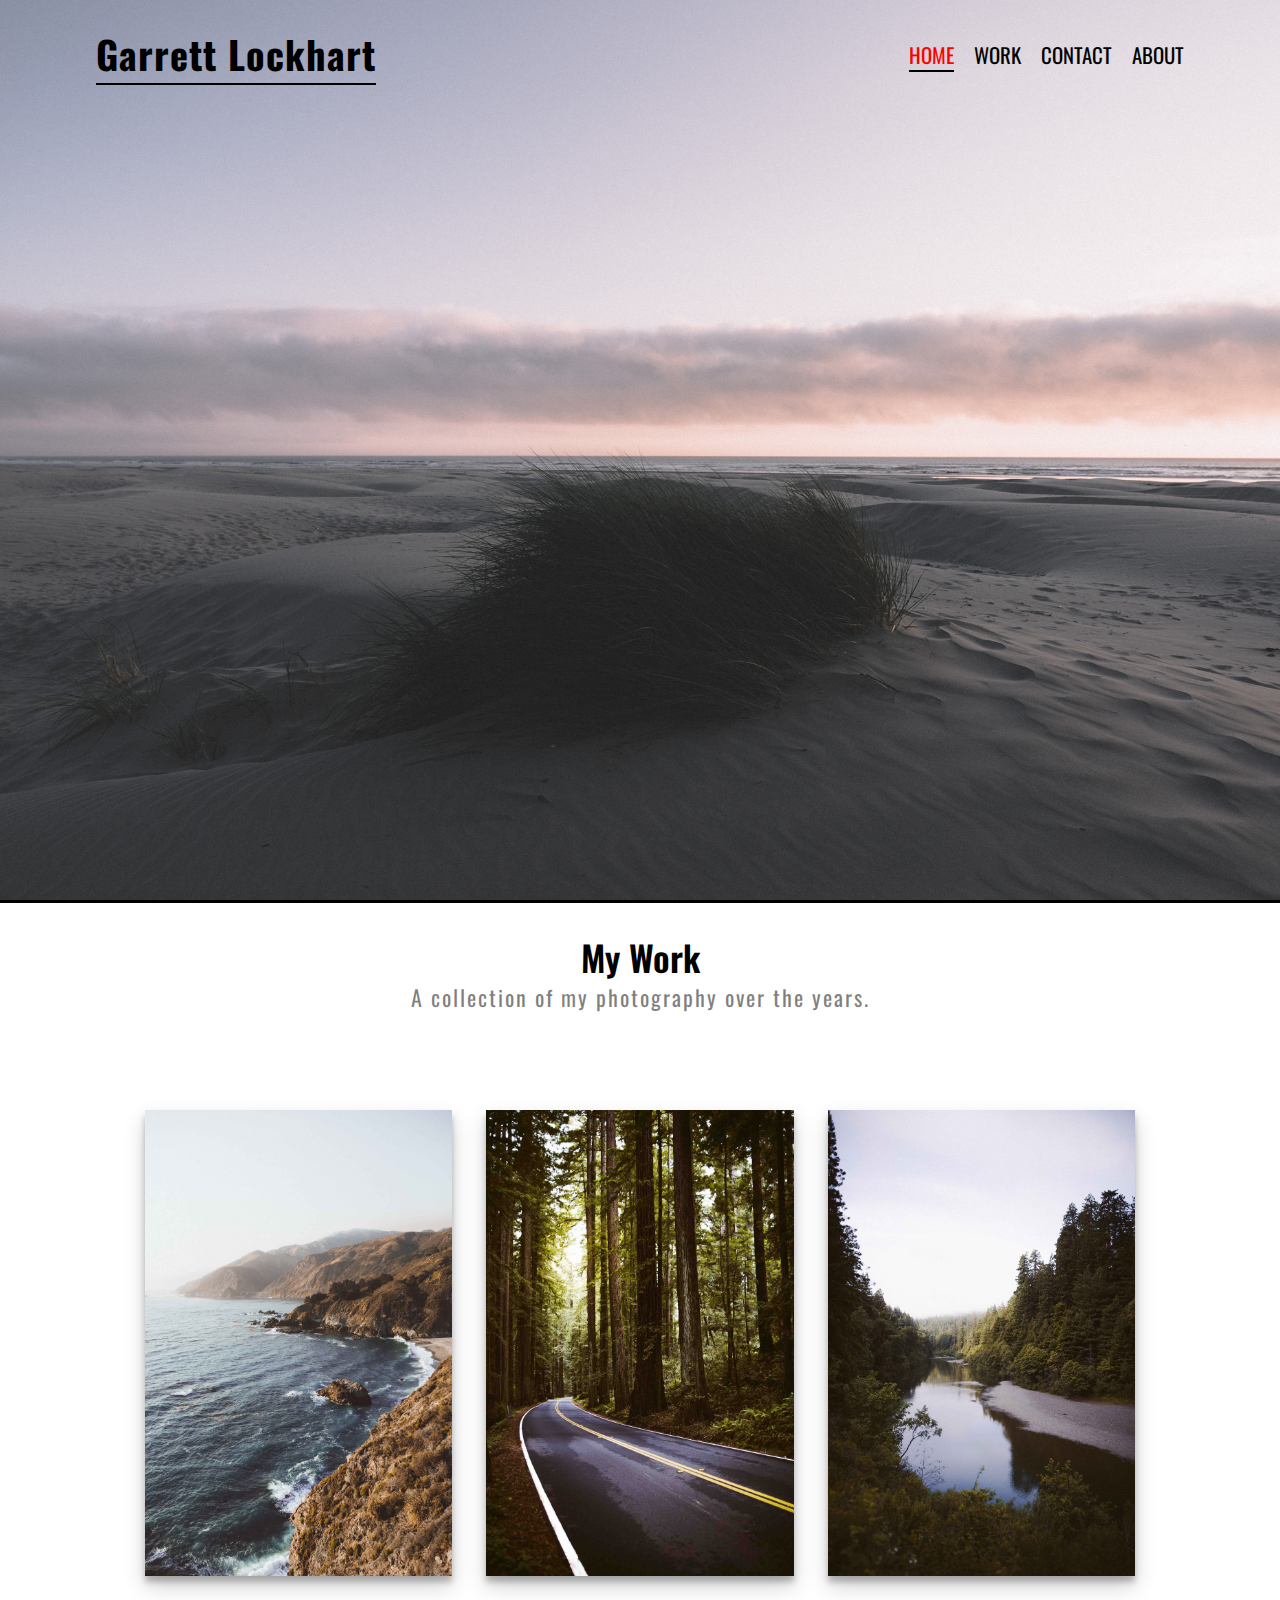
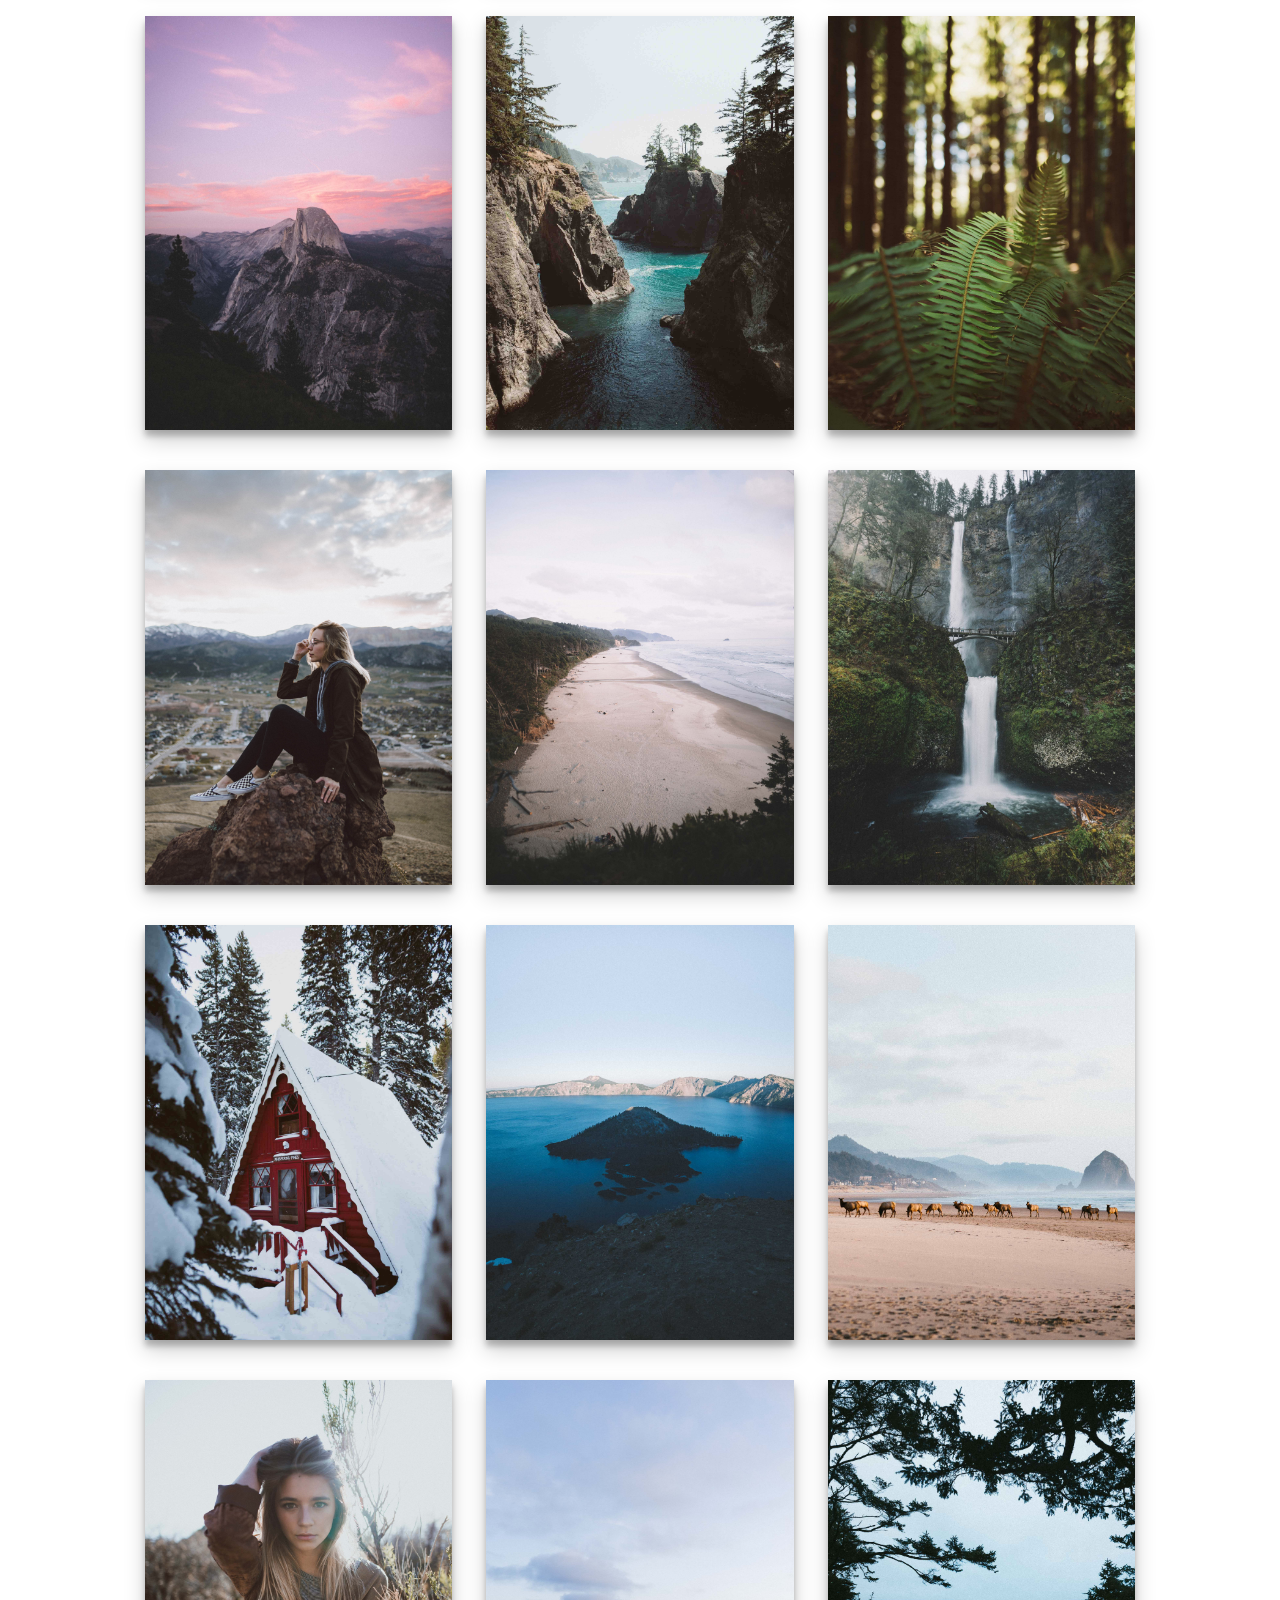
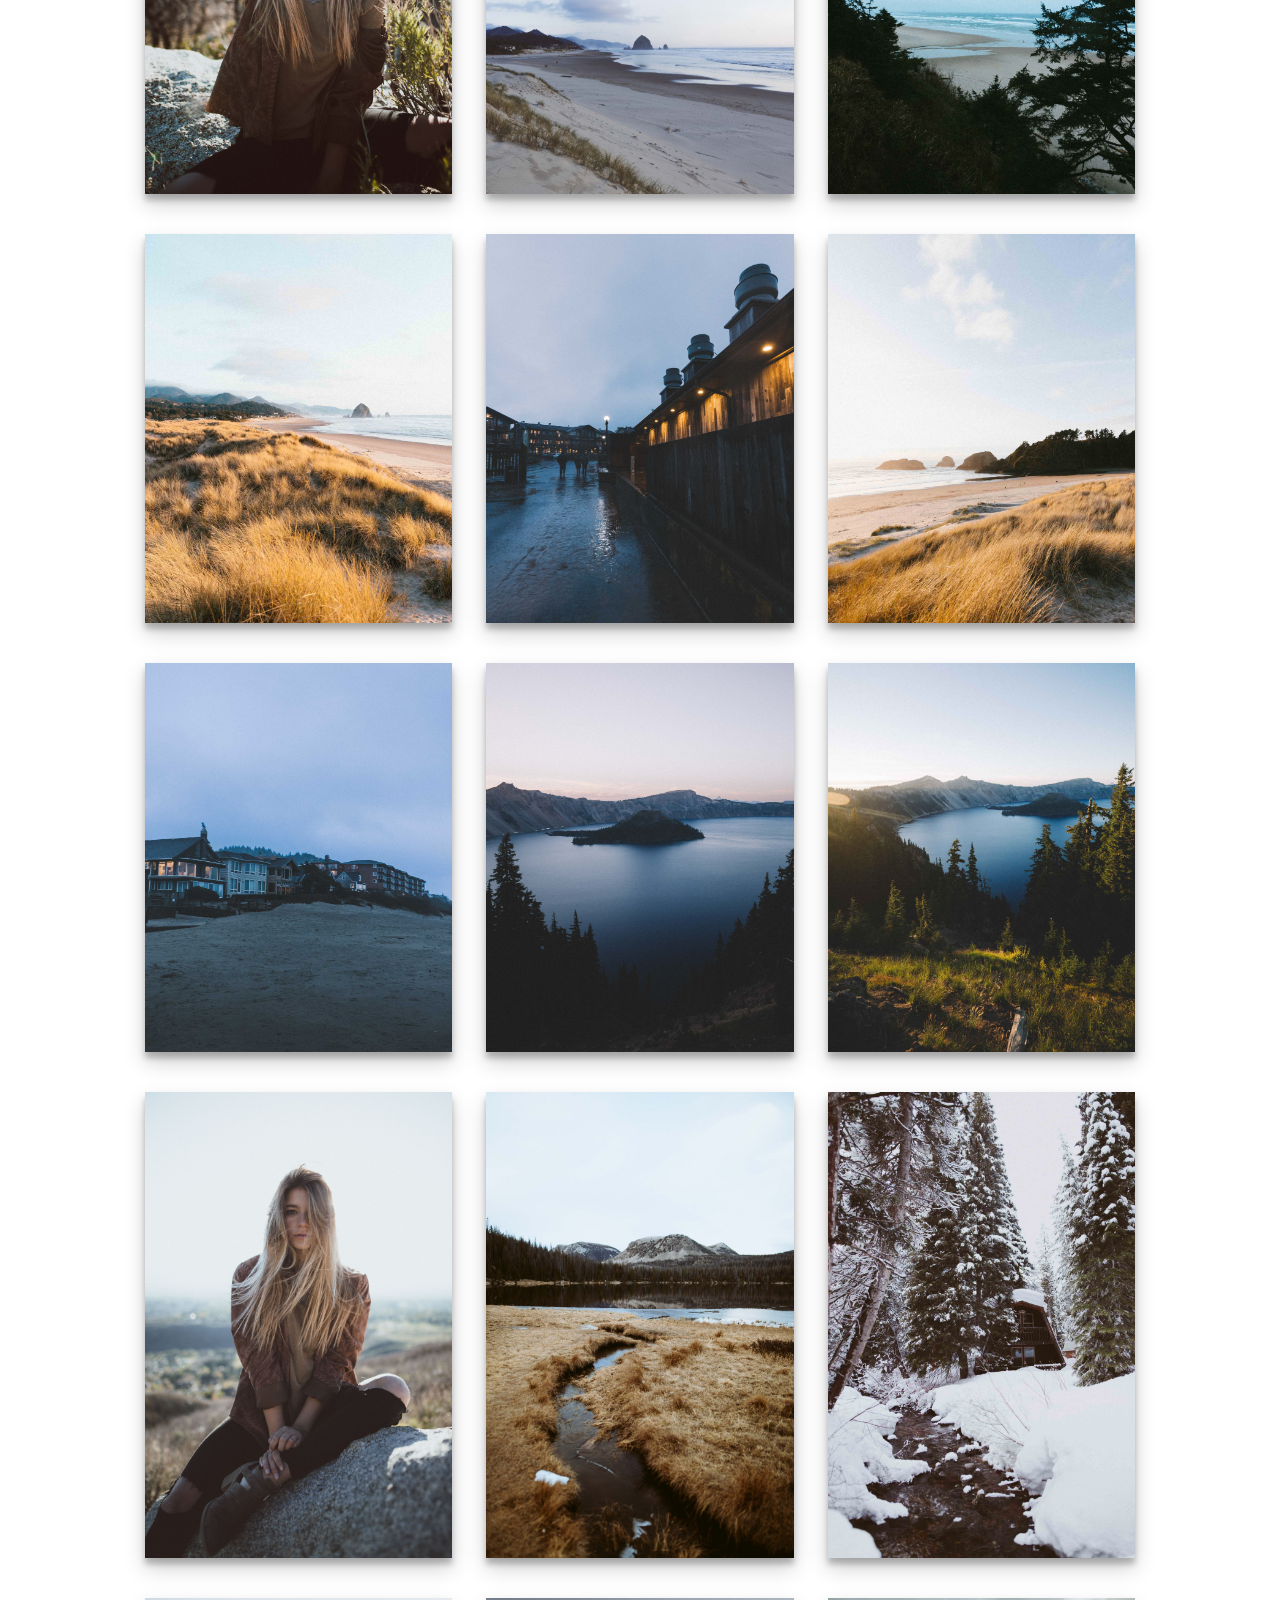
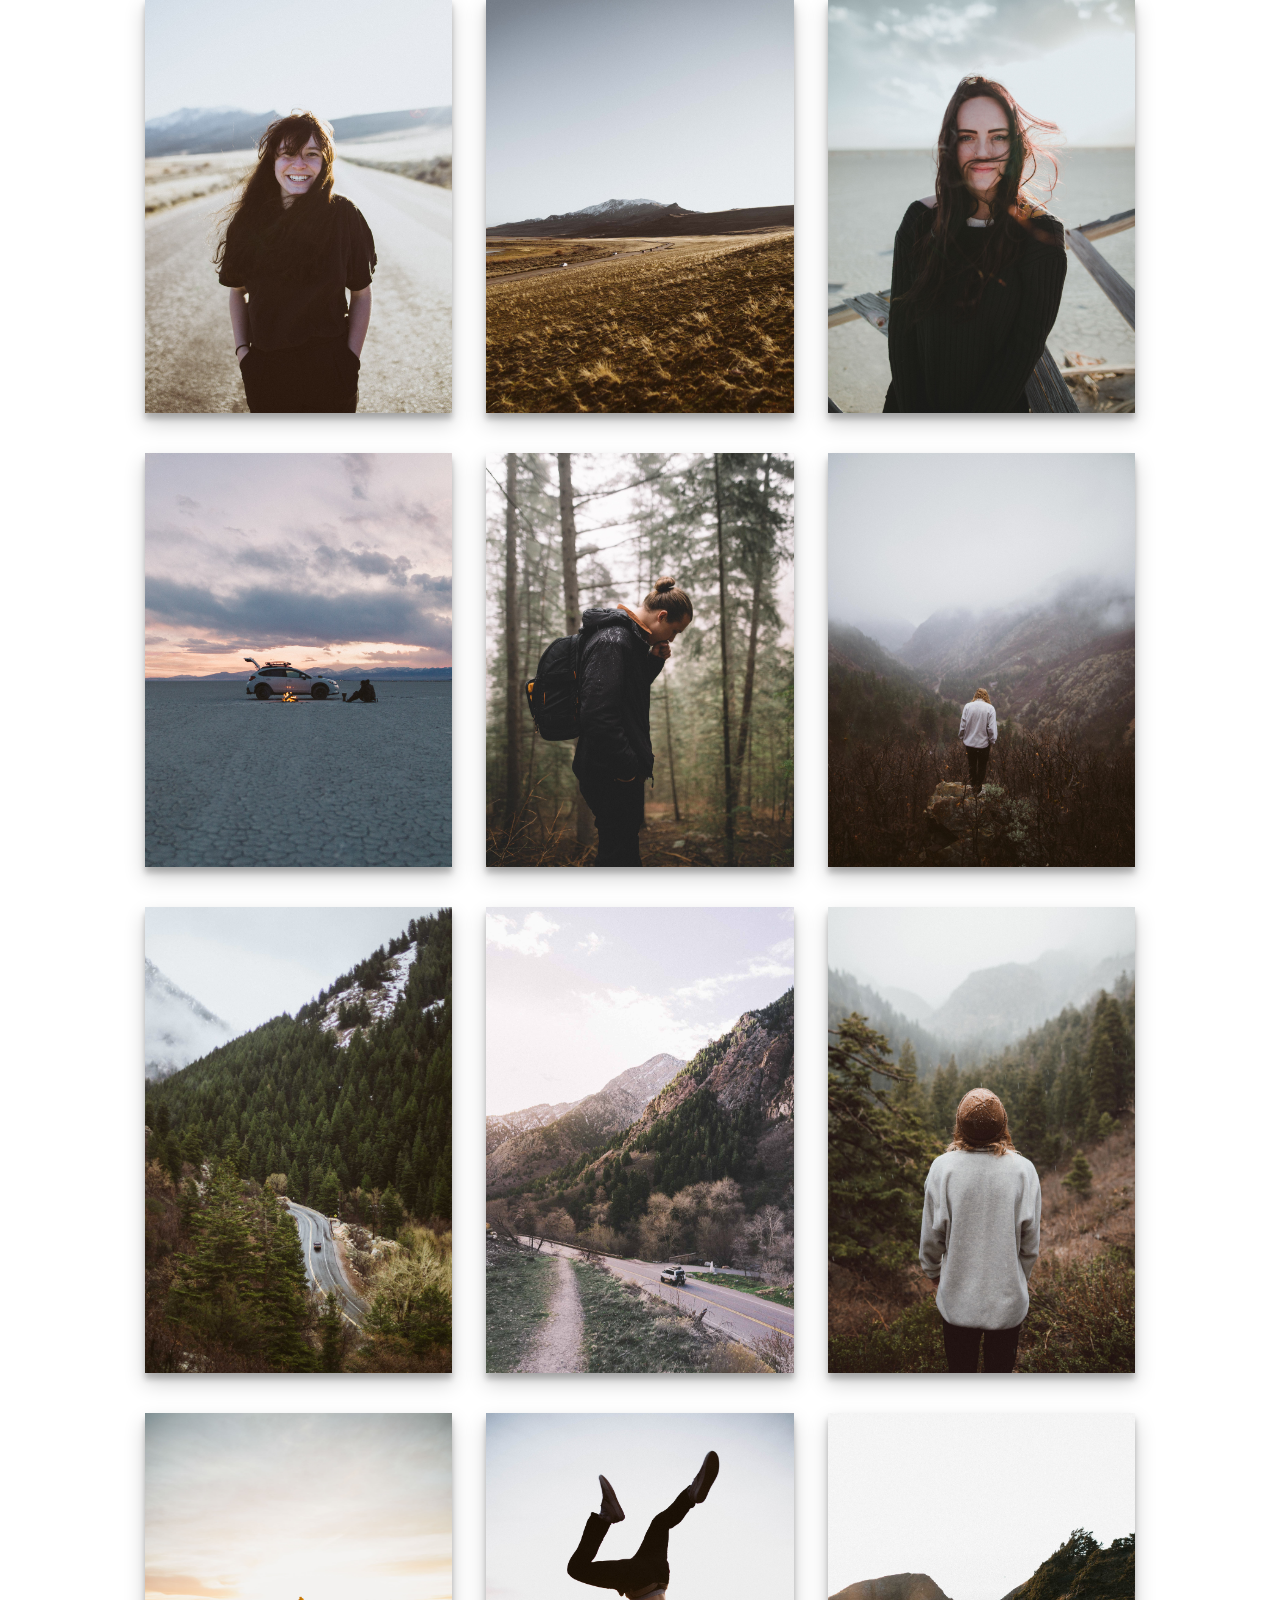
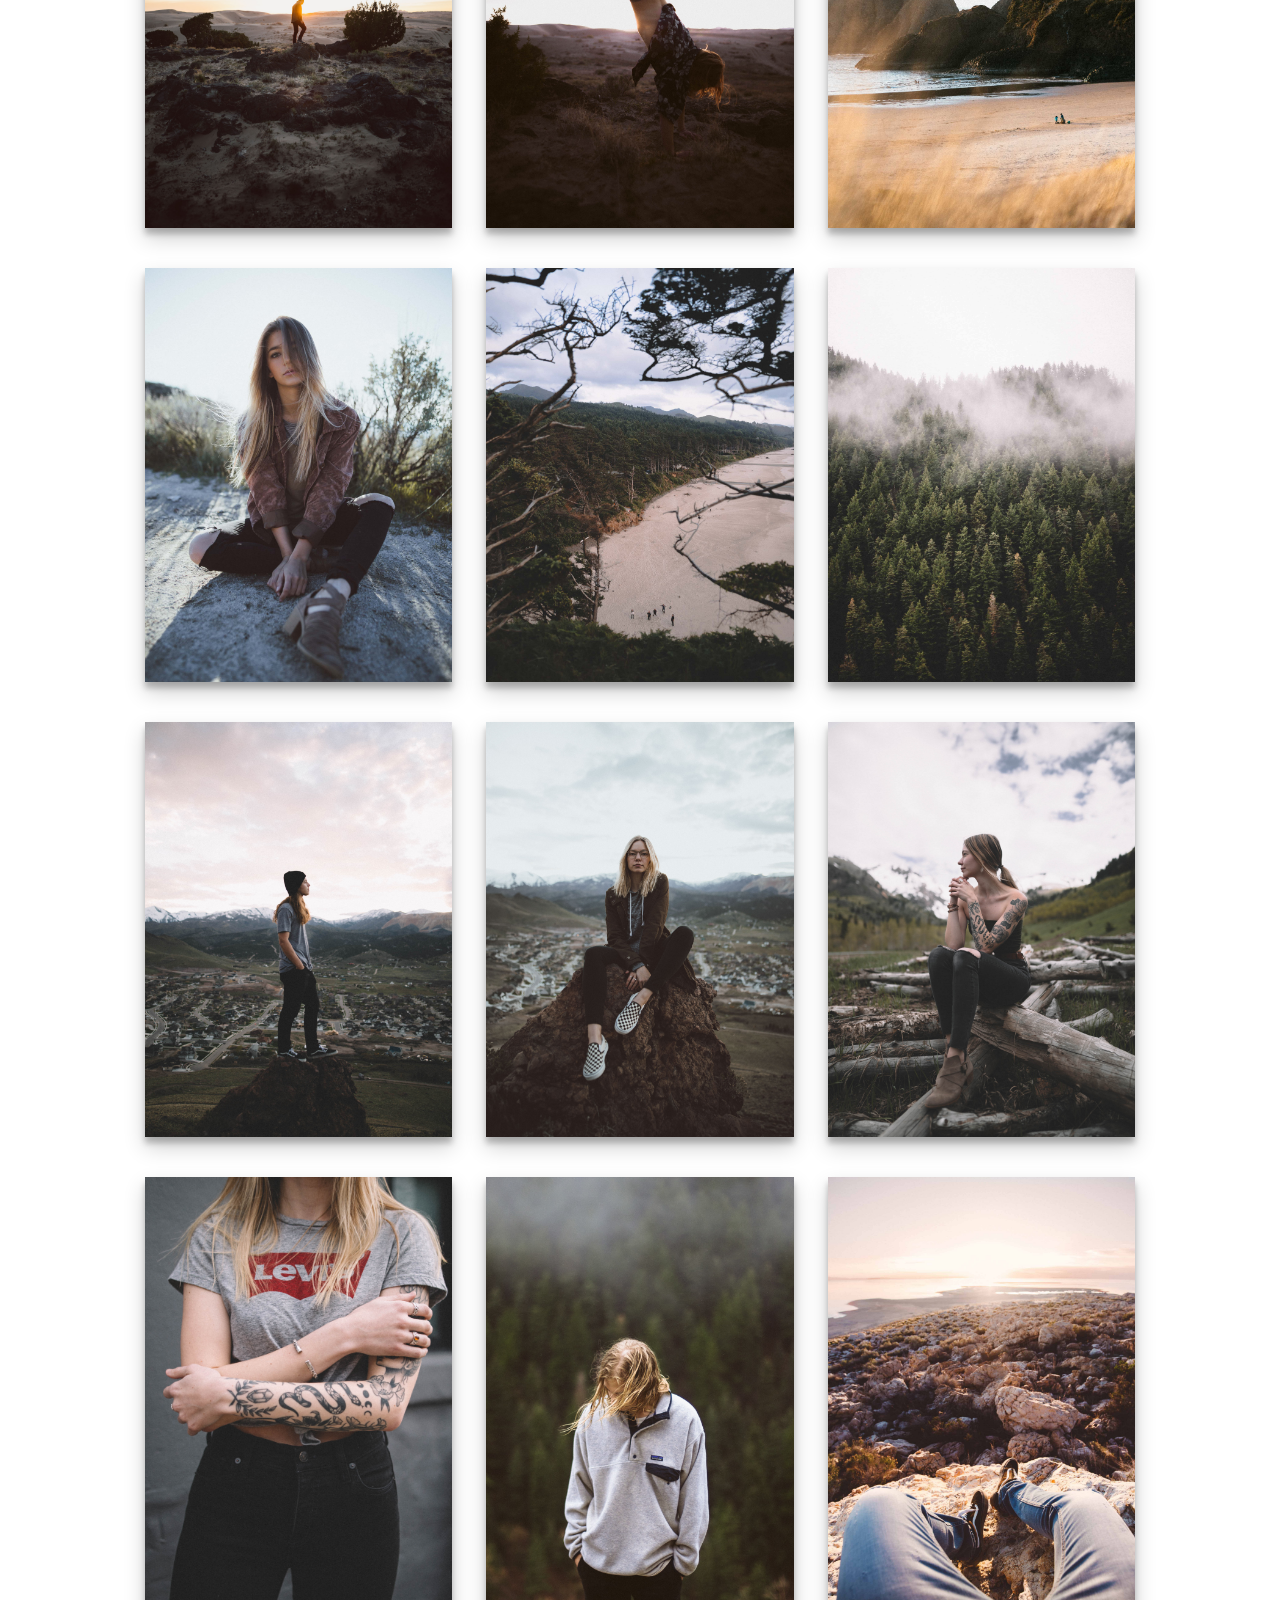
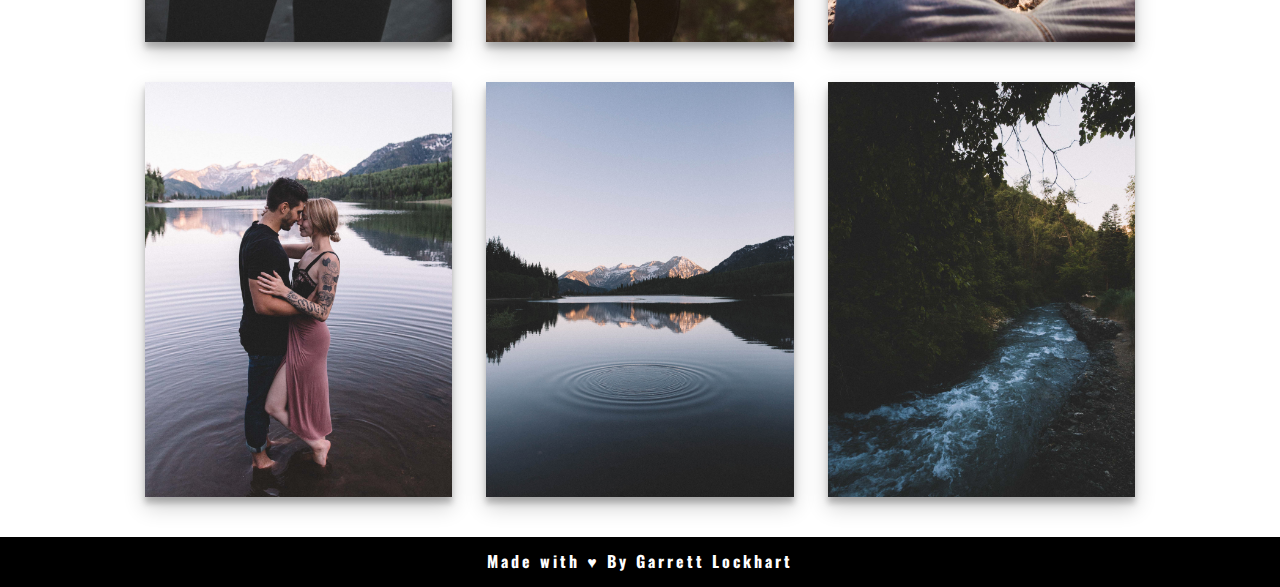
<file: index.html>
<!DOCTYPE html>
<html lang="en">
  <head>
    <meta charset="UTF-8" />
    <meta http-equiv="X-UA-Compatible" content="IE=edge" />
    <meta name="viewport" content="width=device-width, initial-scale=1.0" />
    <meta name="description" content="Photography Portfolio" />
    <meta name="keywords" content="Photography, Landscapes" />
    <link
      rel="stylesheet"
      href="https://cdnjs.cloudflare.com/ajax/libs/font-awesome/6.1.1/css/all.min.css"
      integrity="sha512-KfkfwYDsLkIlwQp6LFnl8zNdLGxu9YAA1QvwINks4PhcElQSvqcyVLLD9aMhXd13uQjoXtEKNosOWaZqXgel0g=="
      crossorigin="anonymous"
      referrerpolicy="no-referrer"
    />
    <link rel="preconnect" href="https://fonts.googleapis.com" />
    <link rel="preconnect" href="https://fonts.gstatic.com" crossorigin />
    <link
      href="https://fonts.googleapis.com/css2?family=Oswald:wght@300;600&display=swap"
      rel="stylesheet"
    />
    <link rel="stylesheet" href="./assets/css/style.css" />
    <title>Garrett Lockhart</title>
  </head>
  <body>
    <div class="landing-image">
      <div class="container">
        <header class="main-header">
          <div id="logo">
            <h1><a href="index.html">Garrett Lockhart</a></h1>
          </div>
          <div class="main-navbar-container">
            <ul>
              <li>
                <a href="index.html" id="navbar-links" class="active">Home</a>
              </li>
              <li>
                <a href="#work" id="navbar-links">Work</a>
              </li>
              <li>
                <a href="contact.html" id="navbar-links">Contact</a>
              </li>
              <li>
                <a href="about.html" id="navbar-links">About</a>
              </li>
            </ul>
          </div>
        </header>
      </div>
      <div class="arrow">
        <a href="#work"><i class="fa-solid fa-angle-down"></i></a>
      </div>
    </div>
    <div class="content-header" id="work">
      <h2>My Work</h2>
      <p>A collection of my photography over the years.</p>
    </div>
    <div class="gallery-section">
      <div class="grid-box">
        <a data-fslightbox href="./assets/img/img-1.jpg">
          <img src="./assets/img/img-1.jpg" />
        </a>
      </div>
      <div class="grid-box">
        <a data-fslightbox href="./assets/img/img-2.jpg">
          <img src="./assets/img/img-2.jpg" />
        </a>
      </div>
      <div class="grid-box">
        <a data-fslightbox href="./assets/img/img-3.jpg">
          <img src="./assets/img/img-3.jpg" />
        </a>
      </div>
      <div class="grid-box">
        <a data-fslightbox href="./assets/img/img-4.jpg">
          <img src="./assets/img/img-4.jpg" />
        </a>
      </div>
      <div class="grid-box">
        <a data-fslightbox href="./assets/img/img-5.jpg">
          <img src="./assets/img/img-5.jpg" />
        </a>
      </div>
      <div class="grid-box">
        <a data-fslightbox href="./assets/img/img-6.jpg">
          <img src="./assets/img/img-6.jpg" />
        </a>
      </div>
      <div class="grid-box">
        <a data-fslightbox href="./assets/img/img-7.jpg">
          <img src="./assets/img/img-7.jpg" />
        </a>
      </div>
      <div class="grid-box">
        <a data-fslightbox href="./assets/img/img-8.jpg">
          <img src="./assets/img/img-8.jpg" />
        </a>
      </div>
      <div class="grid-box">
        <a data-fslightbox href="./assets/img/img-9.jpg">
          <img src="./assets/img/img-9.jpg" />
        </a>
      </div>
      <div class="grid-box">
        <a data-fslightbox href="./assets/img/img-10.jpg">
          <img src="./assets/img/img-10.jpg" />
        </a>
      </div>
      <div class="grid-box">
        <a data-fslightbox href="./assets/img/img-11.jpg">
          <img src="./assets/img/img-11.jpg" />
        </a>
      </div>
      <div class="grid-box">
        <a data-fslightbox href="./assets/img/img-12.jpg">
          <img src="./assets/img/img-12.jpg" />
        </a>
      </div>
      <div class="grid-box">
        <a data-fslightbox href="./assets/img/img-13.jpg">
          <img src="./assets/img/img-13.jpg" />
        </a>
      </div>
      <div class="grid-box">
        <a data-fslightbox href="./assets/img/img-14.jpg">
          <img src="./assets/img/img-14.jpg" />
        </a>
      </div>
      <div class="grid-box">
        <a data-fslightbox href="./assets/img/img-15.jpg">
          <img src="./assets/img/img-15.jpg" />
        </a>
      </div>
      <div class="grid-box">
        <a data-fslightbox href="./assets/img/img-16.jpg">
          <img src="./assets/img/img-16.jpg" />
        </a>
      </div>
      <div class="grid-box">
        <a data-fslightbox href="./assets/img/img-17.jpg">
          <img src="./assets/img/img-17.jpg" />
        </a>
      </div>
      <div class="grid-box">
        <a data-fslightbox href="./assets/img/img-18.jpg">
          <img src="./assets/img/img-18.jpg" />
        </a>
      </div>
      <div class="grid-box">
        <a data-fslightbox href="./assets/img/img-19.jpg">
          <img src="./assets/img/img-19.jpg" />
        </a>
      </div>
      <div class="grid-box">
        <a data-fslightbox href="./assets/img/img-20.jpg">
          <img src="./assets/img/img-20.jpg" />
        </a>
      </div>
      <div class="grid-box">
        <a data-fslightbox href="./assets/img/img-21.jpg">
          <img src="./assets/img/img-21.jpg" />
        </a>
      </div>
      <div class="grid-box">
        <a data-fslightbox href="./assets/img/img-22.jpg">
          <img src="./assets/img/img-22.jpg" />
        </a>
      </div>
      <div class="grid-box">
        <a data-fslightbox href="./assets/img/img-23.jpg">
          <img src="./assets/img/img-23.jpg" />
        </a>
      </div>
      <div class="grid-box">
        <a data-fslightbox href="./assets/img/img-24.jpg">
          <img src="./assets/img/img-24.jpg" />
        </a>
      </div>
      <div class="grid-box">
        <a data-fslightbox href="./assets/img/img-25.jpg">
          <img src="./assets/img/img-25.jpg" />
        </a>
      </div>
      <div class="grid-box">
        <a data-fslightbox href="./assets/img/img-26.jpg">
          <img src="./assets/img/img-26.jpg" />
        </a>
      </div>
      <div class="grid-box">
        <a data-fslightbox href="./assets/img/img-27.jpg">
          <img src="./assets/img/img-27.jpg" />
        </a>
      </div>
      <div class="grid-box">
        <a data-fslightbox href="./assets/img/img-28.jpg">
          <img src="./assets/img/img-28.jpg" />
        </a>
      </div>
      <div class="grid-box">
        <a data-fslightbox href="./assets/img/img-29.jpg">
          <img src="./assets/img/img-29.jpg" />
        </a>
      </div>
      <div class="grid-box">
        <a data-fslightbox href="./assets/img/img-30.jpg">
          <img src="./assets/img/img-30.jpg" />
        </a>
      </div>
      <div class="grid-box">
        <a data-fslightbox href="./assets/img/img-31.jpg">
          <img src="./assets/img/img-31.jpg" />
        </a>
      </div>
      <div class="grid-box">
        <a data-fslightbox href="./assets/img/img-32.jpg">
          <img src="./assets/img/img-32.jpg" />
        </a>
      </div>
      <div class="grid-box">
        <a data-fslightbox href="./assets/img/img-33.jpg">
          <img src="./assets/img/img-33.jpg" />
        </a>
      </div>
      <div class="grid-box">
        <a data-fslightbox href="./assets/img/img-34.jpg">
          <img src="./assets/img/img-34.jpg" />
        </a>
      </div>
      <div class="grid-box">
        <a data-fslightbox href="./assets/img/img-35.jpg">
          <img src="./assets/img/img-35.jpg" />
        </a>
      </div>
      <div class="grid-box">
        <a data-fslightbox href="./assets/img/img-36.jpg">
          <img src="./assets/img/img-36.jpg" />
        </a>
      </div>
      <div class="grid-box">
        <a data-fslightbox href="./assets/img/img-37.jpg">
          <img src="./assets/img/img-37.jpg" />
        </a>
      </div>
      <div class="grid-box">
        <a data-fslightbox href="./assets/img/img-38.jpg">
          <img src="./assets/img/img-38.jpg" />
        </a>
      </div>
      <div class="grid-box">
        <a data-fslightbox href="./assets/img/img-39.jpg">
          <img src="./assets/img/img-39.jpg" />
        </a>
      </div>
      <div class="grid-box">
        <a data-fslightbox href="./assets/img/img-40.jpg">
          <img src="./assets/img/img-40.jpg" />
        </a>
      </div>
      <div class="grid-box">
        <a data-fslightbox href="./assets/img/img-41.jpg">
          <img src="./assets/img/img-41.jpg" />
        </a>
      </div>
      <div class="grid-box">
        <a data-fslightbox href="./assets/img/img-42.jpg">
          <img src="./assets/img/img-42.jpg" />
        </a>
      </div>
      <div class="grid-box">
        <a data-fslightbox href="./assets/img/img-43.jpg">
          <img src="./assets/img/img-43.jpg" />
        </a>
      </div>
      <div class="grid-box">
        <a data-fslightbox href="./assets/img/img-44.jpg">
          <img src="./assets/img/img-44.jpg" />
        </a>
      </div>
      <div class="grid-box">
        <a data-fslightbox href="./assets/img/img-45.jpg">
          <img src="./assets/img/img-45.jpg" />
        </a>
      </div>
      <div class="grid-box">
        <a data-fslightbox href="./assets/img/img-46.jpg">
          <img src="./assets/img/img-46.jpg" />
        </a>
      </div>
      <div class="grid-box">
        <a data-fslightbox href="./assets/img/img-47.jpg">
          <img src="./assets/img/img-47.jpg" />
        </a>
      </div>
      <div class="grid-box">
        <a data-fslightbox href="./assets/img/img-48.jpg">
          <img src="./assets/img/img-48.jpg" />
        </a>
      </div>
    </div>
    <div class="main-footer">
      <footer>
        <p>Made with &hearts; By Garrett Lockhart</p>
      </footer>
    </div>
    <script src="./assets/scripts/fslightbox.js"></script>
    <script src="/assets/scripts/main.js"></script>
  </body>
</html>
</file>
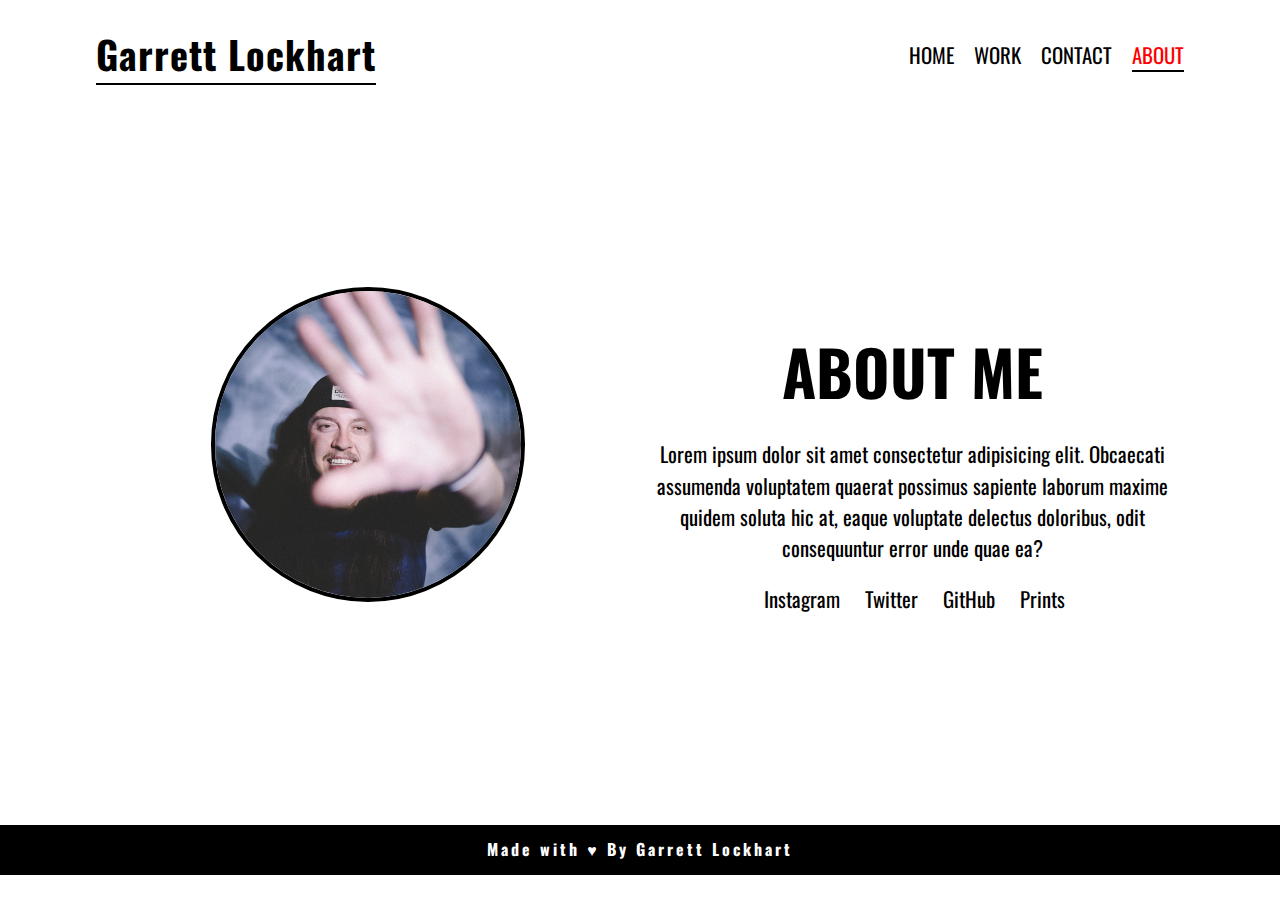
<file: about.html>
<!DOCTYPE html>
<html lang="en">
  <head>
    <meta charset="UTF-8" />
    <meta http-equiv="X-UA-Compatible" content="IE=edge" />
    <meta name="viewport" content="width=device-width, initial-scale=1.0" />
    <meta name="description" content="Photography Portfolio" />
    <meta name="keywords" content="Photography" />
    <link
      rel="stylesheet"
      href="https://cdnjs.cloudflare.com/ajax/libs/font-awesome/6.1.1/css/all.min.css"
      integrity="sha512-KfkfwYDsLkIlwQp6LFnl8zNdLGxu9YAA1QvwINks4PhcElQSvqcyVLLD9aMhXd13uQjoXtEKNosOWaZqXgel0g=="
      crossorigin="anonymous"
      referrerpolicy="no-referrer"
    />
    <link rel="preconnect" href="https://fonts.googleapis.com" />
    <link rel="preconnect" href="https://fonts.gstatic.com" crossorigin />
    <link
      href="https://fonts.googleapis.com/css2?family=Oswald:wght@300;600&display=swap"
      rel="stylesheet"
    />
    <link
      rel="stylesheet"
      href="https://cdnjs.cloudflare.com/ajax/libs/font-awesome/6.1.1/css/all.min.css"
      integrity="sha512-KfkfwYDsLkIlwQp6LFnl8zNdLGxu9YAA1QvwINks4PhcElQSvqcyVLLD9aMhXd13uQjoXtEKNosOWaZqXgel0g=="
      crossorigin="anonymous"
      referrerpolicy="no-referrer"
    />
    <link rel="stylesheet" href="./assets/css/about.css" />
    <title>Garrett Lockhart | About</title>
  </head>
  <body>
    <div class="landing-image">
      <div class="container">
        <header class="main-header">
          <div id="logo">
            <h1><a href="index.html">Garrett Lockhart</a></h1>
          </div>
          <div class="main-navbar-container">
            <ul>
              <li>
                <a href="index.html" id="navbar-links"">Home</a>
              </li>
              <li>
                <a href="#work" id="navbar-links">Work</a>
              </li>
              <li>
                <a href="contact.html" id="navbar-links">Contact</a>
              </li>
              <li>
                <a href="about.html" id="navbar-links" class="active">About</a>
              </li>
            </ul>
          </div>
        </header>
      </div>
    </div>

    <div class="container">
      <div class="main-content">
        <div class="avatar">
          <img src="./assets/img/selfavatar-9472.jpg" alt="Self Portrait" />
        </div>
        <article class="about-me-text">
          <h2>About me</h2>
          <p>
            Lorem ipsum dolor sit amet consectetur adipisicing elit. Obcaecati
            assumenda voluptatem quaerat possimus sapiente laborum maxime quidem
            soluta hic at, eaque voluptate delectus doloribus, odit consequuntur
            error unde quae ea?
          </p>
          <ul>
            <li>
              <a href="https://www.instagram.com/garrettlockhart/" target="_blank" class="social-links"
                ><i class="fa-brands fa-instagram"></i>Instagram</a
              >
            </li>
            <li>
              <a href="https://twitter.com/lockhartphoto" target="_blank" class="social-links"
                ><i class="fa-brands fa-instagram"></i>Twitter</a
              >
            </li>
            <li>
              <a href="https://github.com/GarrettLockhart" target="_blank" class="social-links"
                ><i class="fa-brands fa-github"></i>GitHub</a
              >
            </li>
            <li>
              <a href="https://society6.com/garrettlockhart" target="_blank" class="social-links"
                ><i class="fa-solid fa-image"></i>Prints</a
              >
            </li>
          </ul>
        </article>
      </div>
    </div>

    <div class="main-footer">
      <footer>
        <p>Made with &hearts; By Garrett Lockhart</p>
      </footer>
    </div>
  </body>
</html>
</file>
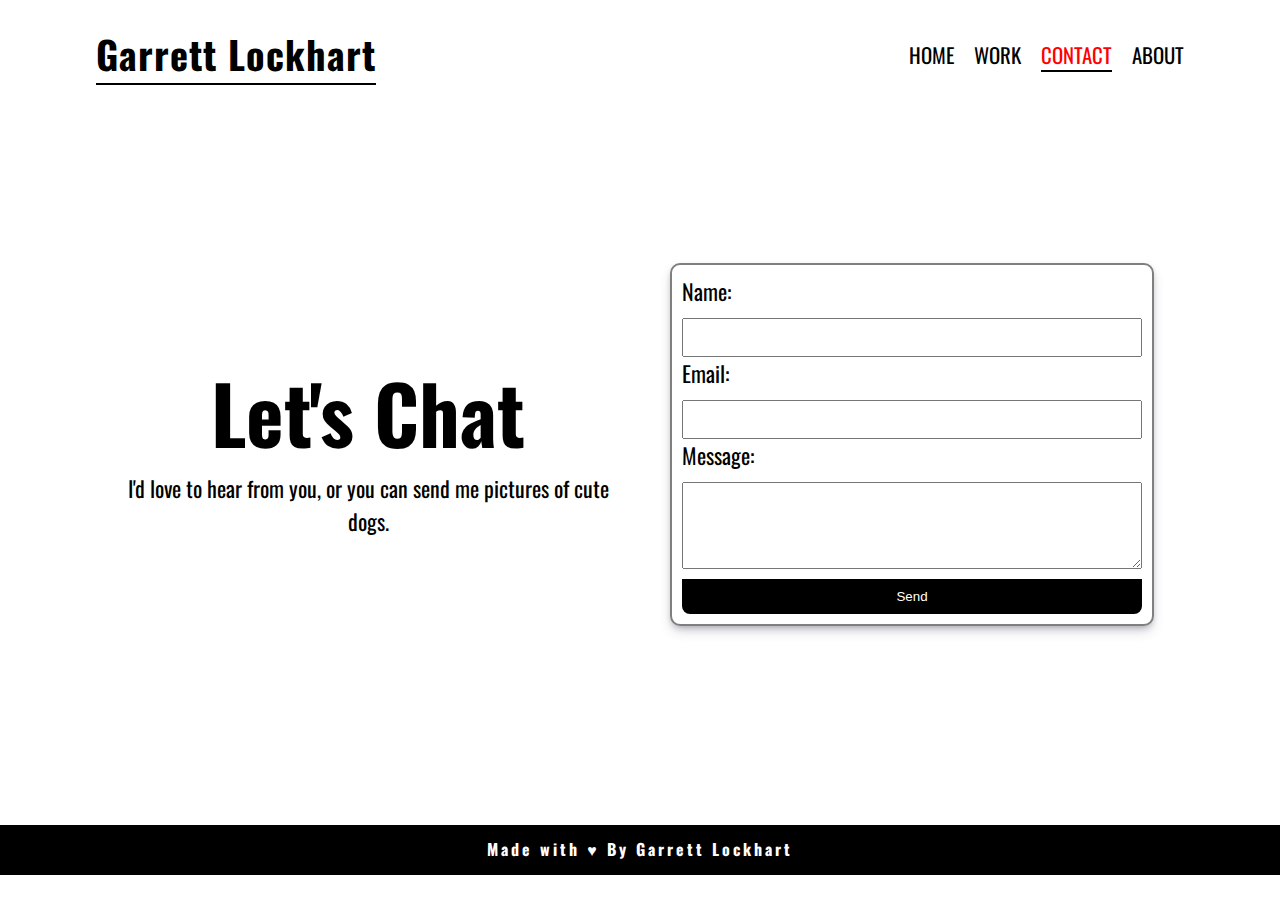
<file: contact.html>
<!DOCTYPE html>
<html lang="en">
  <head>
    <meta charset="UTF-8" />
    <meta http-equiv="X-UA-Compatible" content="IE=edge" />
    <meta name="viewport" content="width=device-width, initial-scale=1.0" />
    <meta name="description" content="Photography Portfolio" />
    <meta name="keywords" content="Photography" />
    <link
      rel="stylesheet"
      href="https://cdnjs.cloudflare.com/ajax/libs/font-awesome/6.1.1/css/all.min.css"
      integrity="sha512-KfkfwYDsLkIlwQp6LFnl8zNdLGxu9YAA1QvwINks4PhcElQSvqcyVLLD9aMhXd13uQjoXtEKNosOWaZqXgel0g=="
      crossorigin="anonymous"
      referrerpolicy="no-referrer"
    />
    <link rel="preconnect" href="https://fonts.googleapis.com" />
    <link rel="preconnect" href="https://fonts.gstatic.com" crossorigin />
    <link
      href="https://fonts.googleapis.com/css2?family=Oswald:wght@300;600&display=swap"
      rel="stylesheet"
    />
    <link rel="stylesheet" href="./assets/css/contact.css" />
    <title>Garrett Lockhart | Contact</title>
  </head>
  <body>
    <div class="container">
      <header class="main-header">
        <div id="logo">
          <h1><a href="index.html">Garrett Lockhart</a></h1>
        </div>
        <div class="main-navbar-container">
          <ul>
            <li>
              <a href="index.html" id="navbar-links">Home</a>
            </li>
            <li>
              <a href="#work" id="navbar-links">Work</a>
            </li>
            <li>
              <a href="contact.html" id="navbar-links" class="active"
                >Contact</a
              >
            </li>
            <li>
              <a href="about.html" id="navbar-links">About</a>
            </li>
          </ul>
        </div>
      </header>
    </div>

    <div class="container">
      <main class="main-form-wrapper">
        <div class="side-content">
          <h2>Let's Chat</h2>
          <p>
            I'd love to hear from you, or you can send me pictures of cute dogs.
          </p>
        </div>
        <div class="form-wrapper">
          <form class="form-input">
            <label for="name">Name:</label>
            <input type="text" id="name" name="name" />
            <label for="email">Email:</label>
            <input type="email" id="email" name="email" />
            <label for="message">Message:</label>
            <textarea rows="5"></textarea>
            <button class="form-btn">Send</button>
          </form>
        </div>
      </main>
    </div>

    <div class="main-footer">
      <footer>
        <p>Made with &hearts; By Garrett Lockhart</p>
      </footer>
    </div>

    <script src="main.js"></script>
  </body>
</html>
</file>
<file: assets/css/style.css>
/* Global styles */

* {
  box-sizing: border-box;
  padding: 0;
  margin: 0;
}

body {
  font-family: "Oswald", sans-serif;
  line-height: 1.5;
}

.container {
  width: 85%;
  margin: 0 auto;
}

a {
  color: black;
}

/* Landing img */

.landing-image {
  background: url(../../assets/img/bg-image.jpg);
  background-size: cover;
  background-position-y: 35%;
  height: 100vh;
  position: relative;
}

/* Main header and nav */

.main-header {
  display: flex;
  justify-content: space-between;
  padding-top: 25px;
}

#logo {
  font-size: 1.2rem;
  border-bottom: 2px solid black;
  letter-spacing: 1px;
}

#logo a {
  text-decoration: none;
  color: black;
}

.main-navbar-container {
  display: flex;
}

.main-navbar-container ul {
  display: flex;
  align-items: center;
}

.main-navbar-container ul li {
  list-style-type: none;
  margin-left: 20px;
}

.main-navbar-container ul a {
  text-decoration: none;
  font-size: 1.3em;
  text-transform: uppercase;
}

.main-navbar-container ul a:hover {
  border-bottom: 2px solid black;
}

.active {
  border-bottom: 2px solid black;
  color: red;
}

.arrow {
  position: absolute;
  bottom: 10%;
  left: 50%;
  transform: translate(-50%, -50%);
}

.arrow i {
  font-size: 5rem;
  color: rgba(255, 255, 255, 0.5);
  transition: 500ms;
}

.arrow i:hover {
  color: rgba(255, 255, 255, 1);
}

/* Main-content */

.content-header {
  display: flex;
  flex-direction: column;
  justify-content: center;
  min-height: 150px;
  text-align: center;
  border-top: 3px solid black;
  margin-bottom: 40px;
  line-height: 2.5em;
  color: black;
}

.content-header h2 {
  font-size: 2.2em;
  font-weight: 600;
}

.content-header p {
  font-size: 22px;
  font-weight: thin;
  letter-spacing: 2px;
  color: rgba(0, 0, 0, 0.5);
}

/* Gallery */

.gallery-section {
  display: grid;
  grid-template-columns: 1fr 1fr 1fr;
  width: 80%;
  height: auto;
  margin: 0 auto;
}

.grid-box {
  display: flex;
  width: 90%;
  height: auto;
  margin: 20px auto;
  cursor: pointer;
  box-shadow: rgba(0, 0, 0, 0.19) 0px 10px 20px, rgba(0, 0, 0, 0.23) 0px 6px 6px;
}

img {
  object-fit: cover;
  width: 100%;
  height: 100%;
}

/* Footer */

.main-footer {
  height: 50px;
  text-align: center;
  margin-top: 20px;
  padding: 10px;
  border-top: 2px solid black;
  background-color: black;
  color: white;
  font-weight: bold;
  letter-spacing: 3px;
}

@media only screen and (max-width: 768px) {
  .landing-image {
    background: url(../../assets/img/bg-image.jpg);
    background-size: cover;
    background-position-y: 35%;
    background-position-x: 50%;
    height: 95vh;
  }

  .main-header {
    display: flex;
    flex-direction: column;
    align-items: center;
  }

  .main-navbar-container ul li {
    list-style-type: none;
    margin: 10px 10px;
  }

  .content-header {
    padding-top: 15px;
  }

  .content-header p {
    margin: 0 15px;
  }

  .gallery-section {
    display: grid;
    grid-template-columns: 1fr;
    width: 80%;
    margin: 0 auto;
  }

  .grid-box {
    margin: 10px auto;
    width: 290px;
  }
}
</file>
<file: assets/css/about.css>
/* Global styles */

* {
  box-sizing: border-box;
  padding: 0;
  margin: 0;
}

body {
  font-family: "Oswald", sans-serif;
  line-height: 1.5;
}

.container {
  width: 85%;
  margin: 0 auto;
}

a {
  color: black;
}

/* Main header and nav */

.main-header {
  display: flex;
  justify-content: space-between;
  padding-top: 25px;
}

#logo {
  font-size: 1.2rem;
  border-bottom: 2px solid black;
  letter-spacing: 1px;
}

#logo a {
  text-decoration: none;
  color: black;
}

.main-navbar-container {
  display: flex;
}

.main-navbar-container ul {
  display: flex;
  align-items: center;
}

.main-navbar-container ul li {
  list-style-type: none;
  margin-left: 20px;
}

.main-navbar-container ul a {
  text-decoration: none;
  font-size: 1.3em;
  text-transform: uppercase;
}

.main-navbar-container ul a:hover {
  border-bottom: 2px solid black;
}

.active {
  border-bottom: 2px solid black;
  color: red;
}

/* biography */

.main-content {
  display: grid;
  grid-template-columns: 1fr 1fr;
  height: 80vh;
}

.avatar {
  display: flex;
  justify-content: center;
  align-items: center;
  margin: 0 10px;
}

.avatar img {
  border: 4px solid black;
  border-radius: 50%;
  width: 60%;
}

.about-me-text {
  display: flex;
  flex-direction: column;
  justify-content: center;
  align-items: center;
  margin: 0 10px;
  padding-top: 50px;
  text-align: center;
  font-size: 1.3rem;
}

.about-me-text h2 {
  margin-bottom: 20px;
  font-size: 3em;
  text-transform: uppercase;
}

.about-me-text ul {
  display: flex;
  justify-content: space-between;
  margin-top: 20px;
}

.about-me-text ul li {
  list-style: none;
  margin: 0 10px;
}

.about-me-text ul li a {
  text-decoration: none;
  color: black;
}

.about-me-text i {
  margin-right: 5px;
}

.about-me-text ul li a:hover,
i:hover {
  border-bottom: 2px solid black;
  color: red;
  transition: 200ms;
}

/* Footer */

.main-footer {
  height: 50px;
  text-align: center;
  margin-top: 20px;
  padding: 10px;
  border-top: 2px solid black;
  background-color: black;
  color: white;
  font-weight: bold;
  letter-spacing: 3px;
}

/* Responsive */

@media only screen and (max-width: 768px) {
  .main-header {
    display: flex;
    flex-direction: column;
    align-items: center;
  }

  .main-navbar-container ul li {
    list-style-type: none;
    margin: 10px 10px;
  }

  .main-content {
    display: grid;
    grid-template-columns: 1fr;
    height: 80vh;
  }

  .about-me-text {
    display: flex;
    justify-content: flex-start;
    padding-top: 0;
  }
}
</file>
<file: assets/css/contact.css>
/* Global styles */

* {
  box-sizing: border-box;
  padding: 0;
  margin: 0;
}

body {
  font-family: "Oswald", sans-serif;
  line-height: 1.5;
}

.container {
  width: 85%;
  margin: 0 auto;
}

a {
  color: black;
}

/* Header and nav */

.main-header {
  display: flex;
  justify-content: space-between;
  padding-top: 25px;
}

#logo {
  font-size: 1.2rem;
  border-bottom: 2px solid black;
  letter-spacing: 1px;
}

#logo a {
  text-decoration: none;
  color: black;
}

.main-navbar-container {
  display: flex;
}

.main-navbar-container ul {
  display: flex;
  align-items: center;
}

.main-navbar-container ul li {
  list-style-type: none;
  margin-left: 20px;
}

.main-navbar-container ul a {
  text-decoration: none;
  font-size: 1.3em;
  text-transform: uppercase;
}

.main-navbar-container ul a:hover {
  border-bottom: 2px solid black;
}

.active {
  border-bottom: 2px solid black;
  color: red;
}

/* Main content and form */

.side-content {
  display: flex;
  justify-content: center;
  align-items: center;
  flex-direction: column;
  width: 50vw;
  text-align: center;
  margin: 0 30px;
}

.side-content h2 {
  font-size: 5em;
}

.side-content p {
  font-size: 22px;
}

.form-wrapper {
  display: flex;
  justify-content: center;
  align-items: center;
  width: 50vw;
  margin: 0 30px;
}

.main-form-wrapper {
  display: flex;
  justify-content: space-between;
  height: 80vh;
}

.form-input {
  display: flex;
  flex-direction: column;
  margin: 0 auto;
  padding: 10px;
  border: 2px solid rgba(0, 0, 0, 0.5);
  border-radius: 10px;
  width: 100%;
  box-shadow: rgba(50, 50, 93, 0.25) 0px 6px 12px -2px,
    rgba(0, 0, 0, 0.3) 0px 3px 7px -3px;
}

.form-input label {
  font-size: 22px;
  margin-bottom: 10px;
}

.form-input input {
  padding: 10px 5px 10px 5px;
}

.form-input textarea {
  padding: 5px;
}

.form-btn {
  padding: 10px 5px;
  margin-top: 10px;
  border: none;
  background-color: black;
  color: white;
  border-bottom-left-radius: 8px;
  border-bottom-right-radius: 8px;
}

.form-btn:hover {
  background-color: red;
  cursor: pointer;
}

/* Footer */

.main-footer {
  height: 50px;
  text-align: center;
  margin-top: 20px;
  padding: 10px;
  border-top: 2px solid black;
  background-color: black;
  color: white;
  font-weight: bold;
  letter-spacing: 3px;
}

/* Responsive */

@media only screen and (max-width: 768px) {
  .main-header {
    display: flex;
    flex-direction: column;
    align-items: center;
  }

  .main-navbar-container ul li {
    list-style-type: none;
    margin: 10px 10px;
  }

  .main-form-wrapper {
    display: flex;
    flex-direction: column;
    justify-content: center;
    align-items: center;
    width: 100%;
  }

  .form-input {
    width: 100vh;
  }

  .form-wrapper {
    margin-top: 40px;
    width: 100%;
  }

  .side-content {
    width: 100%;
  }

  .side-content h2 {
    font-size: 2.5em;
  }

  .side-content p {
    font-size: 18px;
  }
}
</file>
